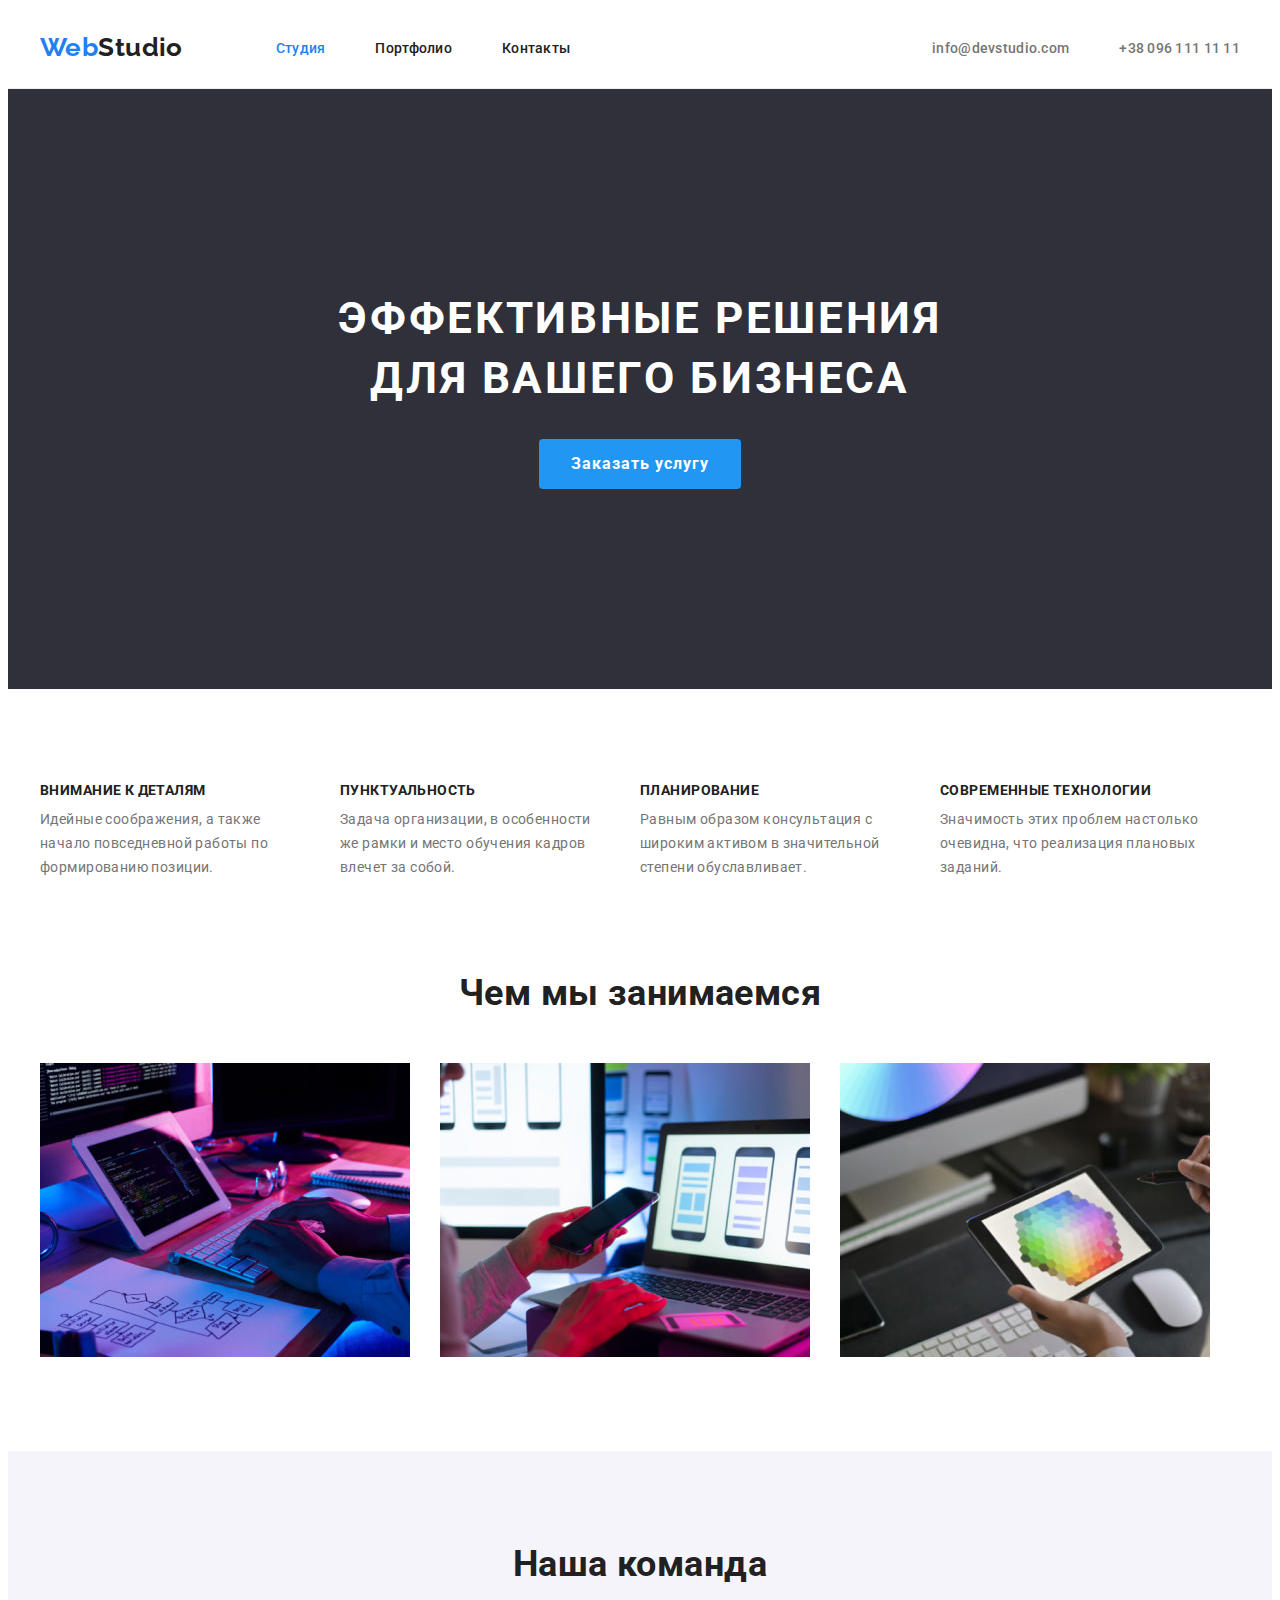
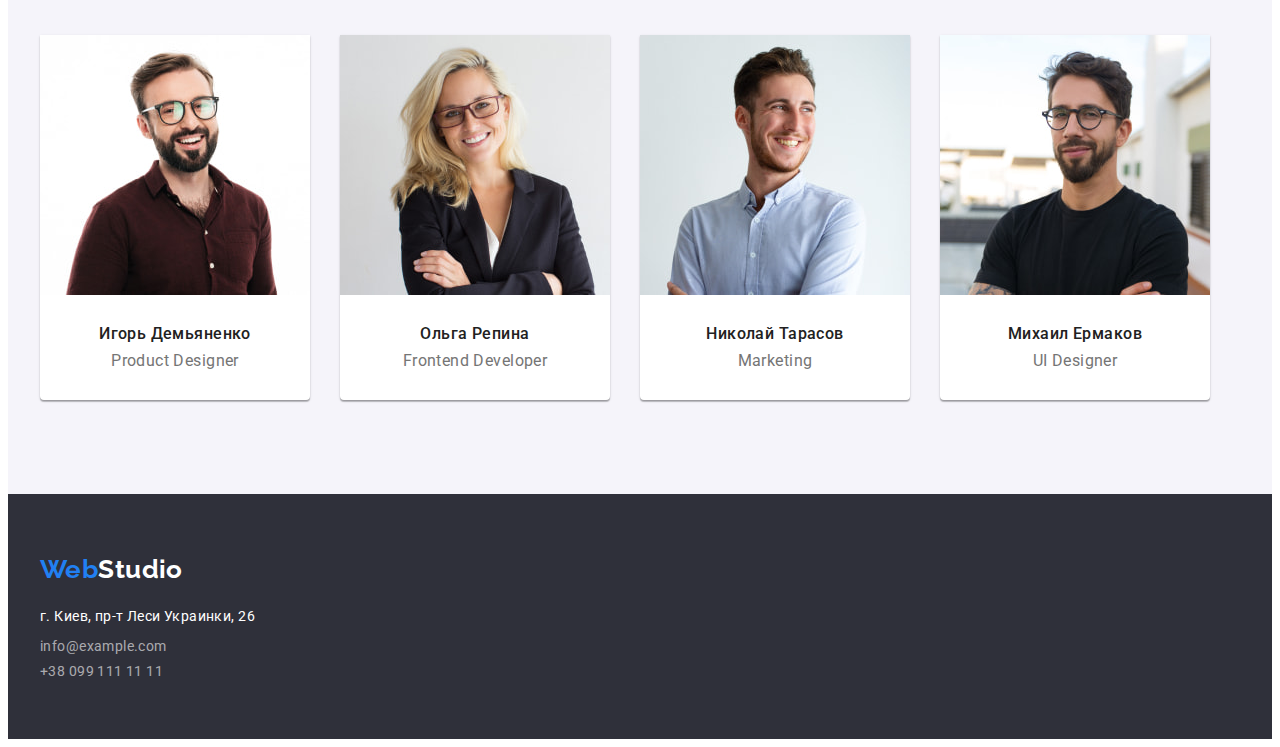
<file: index.html>
<!DOCTYPE html>
<html lang="en">
  <head>
    <meta charset="UTF-8" />
    <meta http-equiv="X-UA-Compatible" content="IE=edge" />
    <meta name="viewport" content="width=device-width, initial-scale=1.0" />
    <title>Studio</title>
    <!--Fonts starts-->
    <link rel="preconnect" href="https://fonts.googleapis.com" />
    <link rel="preconnect" href="https://fonts.gstatic.com" crossorigin />
    <link
      href="https://fonts.googleapis.com/css2?family=Raleway:wght@700&family=Roboto:wght@400;500;700;900&display=swap"
      rel="stylesheet"
    />
    <!--Fonts ends-->
    <!--Normalize starts-->
    <link
      rel="stylesheet"
      href="https://cdnjs.cloudflare.com/ajax/libs/modern-normalize/1.1.0/modern-normalize.min.css"
      integrity="sha512-wpPYUAdjBVSE4KJnH1VR1HeZfpl1ub8YT/NKx4PuQ5NmX2tKuGu6U/JRp5y+Y8XG2tV+wKQpNHVUX03MfMFn9Q=="
      crossorigin="anonymous"
      referrerpolicy="no-referrer"
    />
    <!--Normalize ends-->
    <link rel="stylesheet" href="./css/style.css" />
  </head>

  <body>
    <!--Header-->
    <header class="header">
      <div class="container header-container">
        <a class="site-logo link" href="./index.html"><span class="letter">Web</span>Studio</a>
        <nav class="header-nav">
          <ul class="header-list list">
            <li>
              <a class="header-link letter link" href="./index.html">Студия</a>
            </li>
            <li>
              <a class="header-link link" href="./portfolio.html">Портфолио</a>
            </li>
            <li>
              <a class="header-link link" href="#">Контакты</a>
            </li>
          </ul>
        </nav>
        <ul class="header-list list">
          <li>
            <a
              class="header-phone contacts-color header-phone-margin link"
              href="mailto:info@devstudio.com"
              >info@devstudio.com</a
            >
          </li>
          <li>
            <a class="header-e-mail contacts-color link" href="tel:+380961111111"
              >+38 096 111 11 11</a
            >
          </li>
        </ul>
      </div>
    </header>
    <!--Main-->
    <main>
      <section class="main">
        <div class="container">
          <h1 class="main-title">Эффективные решения для вашего бизнеса</h1>
          <button class="main-btn" type="button">Заказать услугу</button>
        </div>
      </section>
      <!--Peculiarities-->
      <section class="peculiarities section">
        <div class="container">
          <h2 class="hidden">Особенности нашей компании</h2>
          <ul class="list peculiarities-column">
            <li class="peculiarities-item-column">
              <h3 class="peculiarities-title">Внимание к деталям</h3>
              <p class="peculiarities-text">
                Идейные соображения, а также начало повседневной работы по формированию позиции.
              </p>
            </li>
            <li class="peculiarities-item-column">
              <h3 class="peculiarities-title">Пунктуальность</h3>
              <p class="peculiarities-text">
                Задача организации, в особенности же рамки и место обучения кадров влечет за собой.
              </p>
            </li>
            <li class="peculiarities-item-column">
              <h3 class="peculiarities-title">Планирование</h3>
              <p class="peculiarities-text">
                Равным образом консультация с широким активом в значительной степени обуславливает.
              </p>
            </li>
            <li class="peculiarities-item-column">
              <h3 class="peculiarities-title">Современные технологии</h3>
              <p class="peculiarities-text">
                Значимость этих проблем настолько очевидна, что реализация плановых заданий.
              </p>
            </li>
          </ul>
        </div>
      </section>
      <!--What we do-->
      <section class="what-we-do section">
        <div class="container">
          <h2 class="what-we-do-title">Чем мы занимаемся</h2>
          <ul class="what-we-do-list list">
            <li class="what-we-do-item link">
              <img
                class="what-we-do-img"
                src="./images/wwd/1.jpg"
                alt="Computer"
                width="370"
                height="294"
              />
            </li>
            <li class="what-we-do-item link">
              <img
                class="what-we-do-img"
                src="./images/wwd/2.jpg"
                alt="Phone"
                width="370"
                height="294"
              />
            </li>
            <li class="what-we-do-item link">
              <img
                class="what-we-do-img"
                src="./images/wwd/3.jpg"
                alt="Tablet"
                width="370"
                height="294"
              />
            </li>
          </ul>
        </div>
      </section>
      <!--Our team-->
      <section class="our-team section">
        <div class="container">
          <h2 class="our-team-title">Наша команда</h2>
          <ul class="our-team-list list">
            <li class="our-team-item link">
              <img
                class="our-team-img"
                src="./images/our-team/igor.jpg"
                alt="Игорь Демьяненко"
                width="270"
                height="260"
              />
              <div class="our-team-container">
                <h3 class="our-team-stuff">Игорь Демьяненко</h3>
                <p class="our-team-professions">Product Designer</p>
              </div>
            </li>
            <li class="our-team-item link">
              <img
                class="our-team-img"
                src="./images/our-team/olga.jpg"
                alt="Ольга Репина"
                width="270"
                height="260"
              />
              <div class="our-team-container">
                <h3 class="our-team-stuff">Ольга Репина</h3>
                <p class="our-team-professions">Frontend Developer</p>
              </div>
            </li>
            <li class="our-team-item link">
              <img
                class="our-team-img"
                src="./images/our-team/nikolai.jpg"
                alt="Николай Тарасов"
                width="270"
                height="260"
              />
              <div class="our-team-container">
                <h3 class="our-team-stuff">Николай Тарасов</h3>
                <p class="our-team-professions">Marketing</p>
              </div>
            </li>
            <li class="our-team-item link">
              <img
                class="our-team-img"
                src="./images/our-team/michail.jpg"
                alt="Михаил Ермаков"
                width="270"
                height="260"
              />
              <div class="our-team-container">
                <h3 class="our-team-stuff">Михаил Ермаков</h3>
                <p class="our-team-professions">UI Designer</p>
              </div>
            </li>
          </ul>
        </div>
      </section>
    </main>
    <!--Footer-->
    <footer class="footer">
      <div class="container">
        <a class="site-logo studio link" href="./index.html"
          ><span class="letter">Web</span>Studio
        </a>
        <address class="footer-address">
          <ul class="footer-list list">
            <li class="footer-item link">
              <a
                class="footer-comumnication footer-link link"
                href="https://goo.gl/maps/92d465dwehXUen789"
                target="_blank"
                rel="noopener noreferrer"
                >г. Киев, пр-т Леси Украинки, 26</a
              >
            </li>
            <li class="footer-item link">
              <a
                class="footer-communication footer-communication-color link"
                href="mailto:info@example.com"
                >info@example.com</a
              >
            </li>
            <li class="footer-item link">
              <a
                class="footer-communication footer-communication-color link"
                href="tel:+380991111111"
                >+38 099 111 11 11</a
              >
            </li>
          </ul>
        </address>
      </div>
    </footer>
  </body>
</html>
</file>
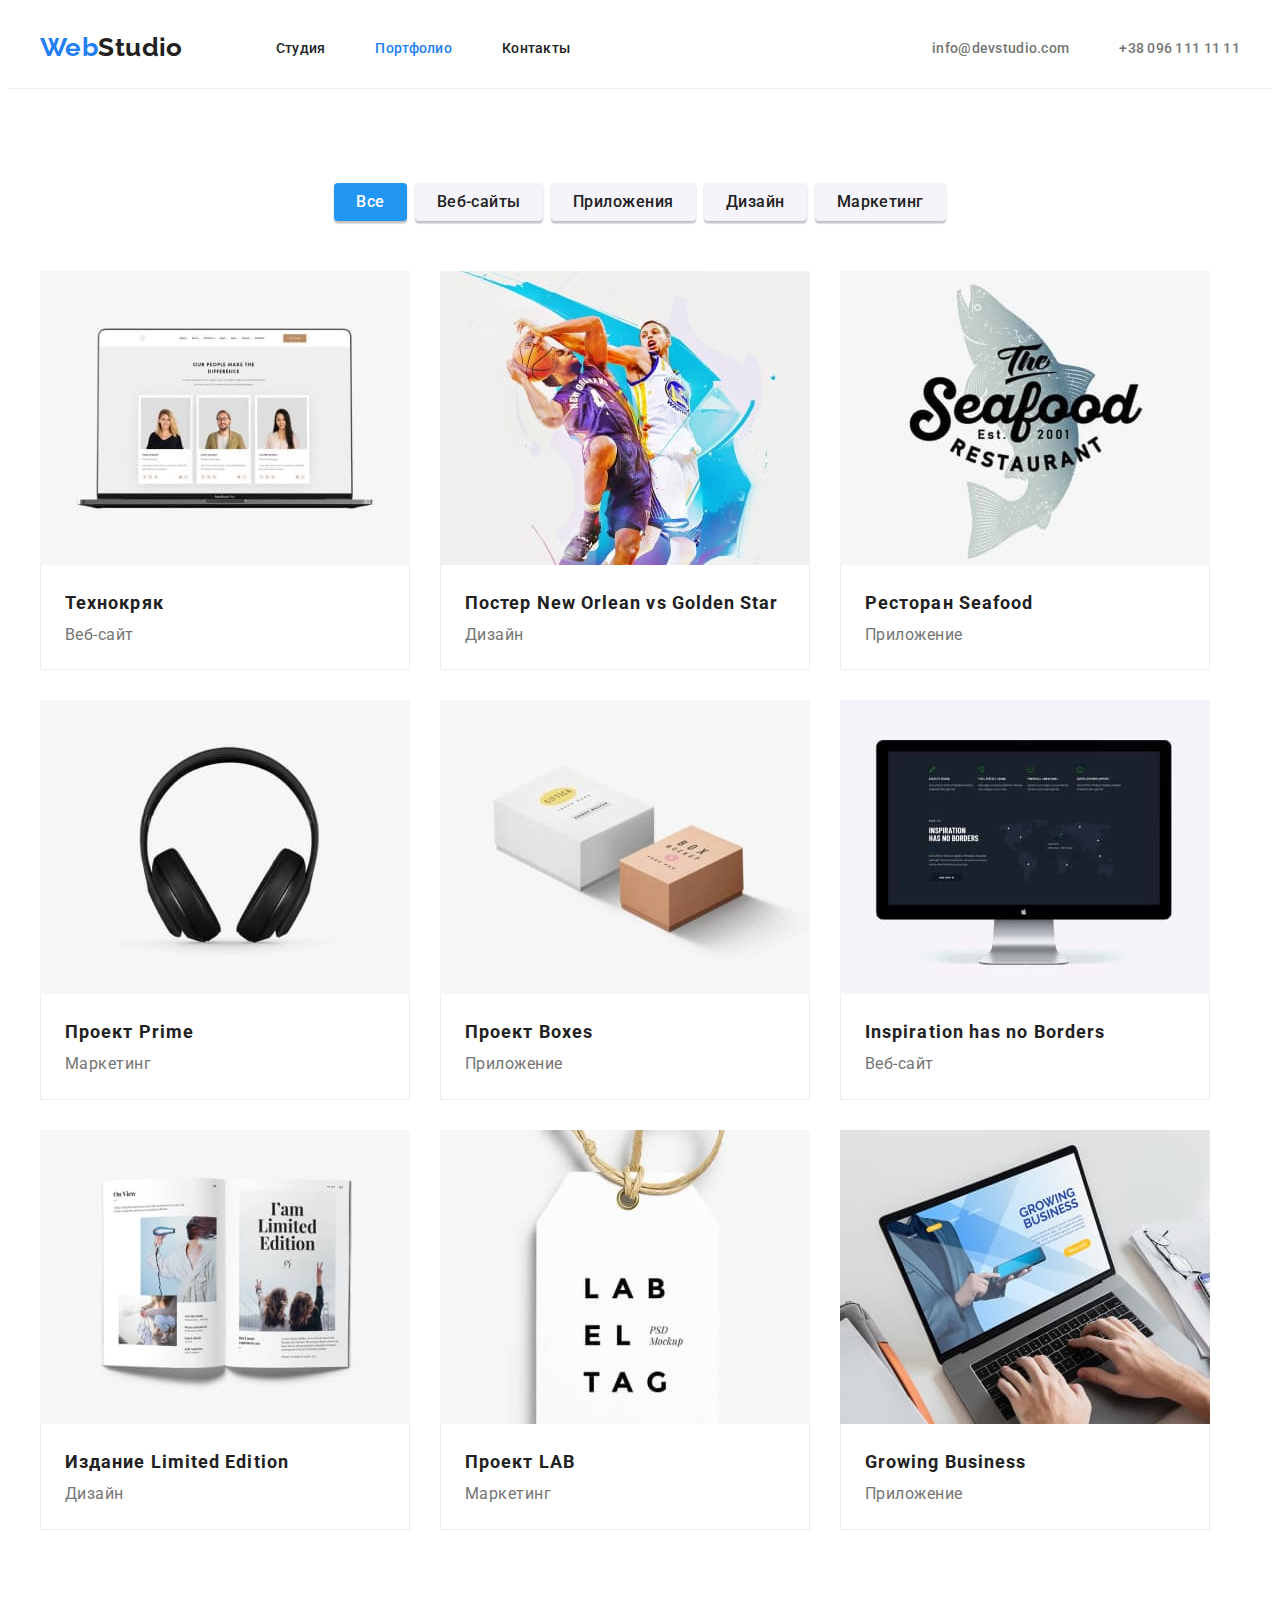
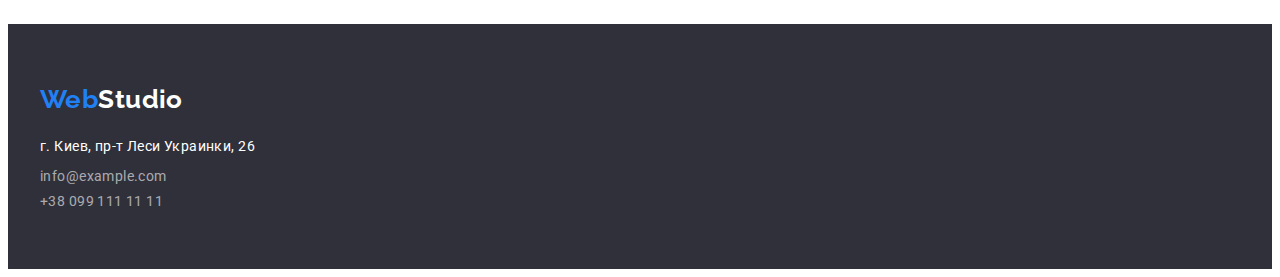
<file: portfolio.html>
<!DOCTYPE html>
<html lang="en">
  <head>
    <meta charset="UTF-8" />
    <meta http-equiv="X-UA-Compatible" content="IE=edge" />
    <meta name="viewport" content="width=device-width, initial-scale=1.0" />
    <title>Studio</title>
    <!--Fonts starts-->
    <link rel="preconnect" href="https://fonts.googleapis.com" />
    <link rel="preconnect" href="https://fonts.gstatic.com" crossorigin />
    <link
      href="https://fonts.googleapis.com/css2?family=Raleway:wght@700&family=Roboto:wght@400;500;700;900&display=swap"
      rel="stylesheet"
    />
    <!--Fonts ends-->
    <!--Normalize starts-->
    <link
      rel="stylesheet"
      href="https://cdnjs.cloudflare.com/ajax/libs/modern-normalize/1.1.0/modern-normalize.min.css"
      integrity="sha512-wpPYUAdjBVSE4KJnH1VR1HeZfpl1ub8YT/NKx4PuQ5NmX2tKuGu6U/JRp5y+Y8XG2tV+wKQpNHVUX03MfMFn9Q=="
      crossorigin="anonymous"
      referrerpolicy="no-referrer"
    />
    <!--Normalize ends-->
    <link rel="stylesheet" href="./css/style.css" />
  </head>
  <body>
    <!--Header-->
    <header class="header">
      <div class="container header-container">
        <a class="site-logo link" href="./index.html"><span class="letter">Web</span>Studio</a>
        <nav class="header-nav">
          <ul class="header-list list">
            <li class="header-item">
              <a class="header-link link" href="./index.html">Студия</a>
            </li>
            <li class="header-item">
              <a class="header-link letter link" href="./portfolio.html">Портфолио</a>
            </li>
            <li class="header-item">
              <a class="header-link link" href="#">Контакты</a>
            </li>
          </ul>
        </nav>
        <ul class="header-list list">
          <li>
            <a class="header-phone contacts-color link" href="mailto:info@devstudio.com"
              >info@devstudio.com</a
            >
          </li>
          <li>
            <a class="header-e-mail contacts-color link" href="tel:+380961111111"
              >+38 096 111 11 11</a
            >
          </li>
        </ul>
      </div>
    </header>
    <!--Main-->
    <main>
      <section class="portfolio section">
        <div class="container">
          <h1 class="visually-hidden">Portfolio</h1>
          <ul class="list portfolio-btn-list">
            <li class="portfolio-list-item">
              <button class="portfolio-btn portfolio-another-btn" type="button">Все</button>
            </li>
            <li class="portfolio-list-item">
              <button class="portfolio-btn" type="button">Веб-сайты</button>
            </li>
            <li class="portfolio-list-item">
              <button class="portfolio-btn" type="button">Приложения</button>
            </li>
            <li class="portfolio-list-item">
              <button class="portfolio-btn" type="button">Дизайн</button>
            </li>
            <li class="portfolio-list-item">
              <button class="portfolio-btn" type="button">Маркетинг</button>
            </li>
          </ul>
          <ul class="list portfolio-list">
            <li class="portfolio-item">
              <a class="link" href="#">
                <img
                  class="portfolio-img"
                  src="./images/portfolio/1.jpg"
                  alt="Веб-сайт Технокряк"
                  width="370"
                  height="294"
                />
                <div class="border-column portfolio-text-padding">
                  <h2 class="portfolio-title">Технокряк</h2>
                  <p class="portfolio-description">Веб-сайт</p>
                </div>
              </a>
            </li>
            <li class="portfolio-item">
              <a class="link" href="#">
                <img
                  class="portfolio-img"
                  src="./images/portfolio/2.jpg"
                  alt="Постер New Orlean vs Golden Star"
                  width="370"
                  height="294"
                />
                <div class="border-column portfolio-text-padding">
                  <h2 class="portfolio-title">Постер New Orlean vs Golden Star</h2>
                  <p class="portfolio-description">Дизайн</p>
                </div>
              </a>
            </li>
            <li class="portfolio-item">
              <a class="link" href="#">
                <img
                  class="portfolio-img"
                  src="./images/portfolio/3.jpg"
                  alt="Приложение Seafood"
                  width="370"
                  height="294"
                />
                <div class="border-column portfolio-text-padding">
                  <h2 class="portfolio-title">Ресторан Seafood</h2>
                  <p class="portfolio-description">Приложение</p>
                </div>
              </a>
            </li>
            <li class="portfolio-item">
              <a class="link" href="#">
                <img
                  class="portfolio-img"
                  src="./images/portfolio/4.jpg"
                  alt="Проект Prime"
                  width="370"
                  height="294"
                />
                <div class="border-column portfolio-text-padding">
                  <h2 class="portfolio-title">Проект Prime</h2>
                  <p class="portfolio-description">Маркетинг</p>
                </div>
              </a>
            </li>
            <li class="portfolio-item">
              <a class="link" href="#">
                <img
                  class="portfolio-img"
                  src="./images/portfolio/5.jpg"
                  alt="Приложение Boxes"
                  width="370"
                  height="294"
                />
                <div class="border-column portfolio-text-padding">
                  <h2 class="portfolio-title">Проект Boxes</h2>
                  <p class="portfolio-description">Приложение</p>
                </div>
              </a>
            </li>
            <li class="portfolio-item">
              <a class="link" href="#">
                <img
                  class="portfolio-img"
                  src="./images/portfolio/6.jpg"
                  alt="Веб-сайт Inspiration has no Borders"
                  width="370"
                  height="294"
                />
                <div class="border-column portfolio-text-padding">
                  <h2 class="portfolio-title">Inspiration has no Borders</h2>
                  <p class="portfolio-description">Веб-сайт</p>
                </div>
              </a>
            </li>
            <li class="portfolio-item">
              <a class="link" href="#">
                <img
                  class="portfolio-img"
                  src="./images/portfolio/7.jpg"
                  alt="Издание Limited Edition"
                  width="370"
                  height="294"
                />
                <div class="border-column portfolio-text-padding">
                  <h2 class="portfolio-title">Издание Limited Edition</h2>
                  <p class="portfolio-description">Дизайн</p>
                </div>
              </a>
            </li>
            <li class="portfolio-item">
              <a class="link" href="#">
                <img
                  class="portfolio-img"
                  src="./images/portfolio/8.jpg"
                  alt="Проект LAB"
                  width="370"
                  height="294"
                />
                <div class="border-column portfolio-text-padding">
                  <h2 class="portfolio-title">Проект LAB</h2>
                  <p class="portfolio-description">Маркетинг</p>
                </div>
              </a>
            </li>
            <li class="portfolio-item">
              <a class="link" href="#">
                <img
                  class="portfolio-img"
                  src="./images/portfolio/9.jpg"
                  alt="Приложение Проект LAB"
                  width="370"
                  height="294"
                />
                <div class="border-column portfolio-text-padding">
                  <h2 class="portfolio-title">Growing Business</h2>
                  <p class="portfolio-description">Приложение</p>
                </div>
              </a>
            </li>
          </ul>
        </div>
      </section>
    </main>
    <!--Footer-->
    <footer class="footer">
      <div class="container">
        <a class="site-logo studio link" href="./index.html"
          ><span class="letter">Web</span>Studio
        </a>
        <address class="footer-address">
          <ul class="footer-list list">
            <li class="footer-item link">
              <a
                class="footer-comumnication footer-link link"
                href="https://goo.gl/maps/92d465dwehXUen789"
                target="_blank"
                rel="noopener noreferrer"
                >г. Киев, пр-т Леси Украинки, 26</a
              >
            </li>
            <li class="footer-item link">
              <a
                class="footer-communication footer-communication-color link"
                href="mailto:info@example.com"
                >info@example.com</a
              >
            </li>
            <li class="footer-item link">
              <a
                class="footer-communication footer-communication-color link"
                href="tel:+380991111111"
                >+38 099 111 11 11</a
              >
            </li>
          </ul>
        </address>
      </div>
    </footer>
  </body>
</html>
</file>
<file: css/style.css>
:root {
  /* fonts */
  --main-font: 'Roboto', sans-serif;
  --secondary-font: 'Raleway', sans-serif;

  /* text colors */
  --main-txt-cl: #212121;
  --accent-txt-cl: #2196f3;
  --btn-txt-cl: #ffffff;

  /* bg colors */
  --grey-bg-cl: #f5f4fa;
  --white-bg-cl: #ffffff;
  --black-bg-cl: #2f303a;

  /* others */
  --border: 1px solid #eeeeee;
  --background-color: #f5f4fa;
  --border-radius: 4px;
  --padding: 20px 24px;
}

body {
  font-family: var(--main-font);
  color: var(--main-txt-cl);
  background-color: var(--white-bg-cl);
  font-size: 14px;
  letter-spacing: 0.03em;
}

.hidden,
.visually-hidden {
  position: absolute;
  width: 1px;
  height: 1px;
  margin: -1px;
  border: 0;
  padding: 0;

  white-space: nowrap;
  clip-path: inset(100%);
  clip: rect(0 0 0 0);
  overflow: hidden;
}

/*Reset styles*/

h1,
h2,
h3,
h4,
h5,
h6,
p {
  margin: 0;
}

img {
  display: block;
  max-width: 100%;
  height: auto;
}

address {
  font-style: normal;
}

.section {
  padding: 94px 0;
}

.list {
  list-style: none;
  padding: 0;
  margin: 0;
}

.link {
  text-decoration: none;
  color: currentColor;
}

/*Base styles*/

.letter {
  color: #2180f3;
}

/*Header*/

.header {
  border-bottom: var(--border);
}

.header-container {
  height: 80px;
  display: flex;
  align-items: center;
}

.header-nav {
  margin-right: auto;
}

.header-list {
  display: flex;
  gap: 50px;
}

.site-logo {
  font-family: var(--secondary-font);
  font-weight: 700;
  font-size: 26px;
  line-height: 1.2;
  margin-right: 93px;
}

.header-phone,
.header-e-mail,
.header-link {
  font-weight: 500;
  font-size: 14px;
  line-height: 1.1;
  letter-spacing: 0.02em;
  padding-top: 32px;
  padding-bottom: 32px;
}

.contacts-color {
  color: #757575;
}

.header-link:hover,
.header-link:focus,
.header-phone:hover,
.header-phone:focus,
.header-e-mail:hover,
.header-e-mail:focus {
  color: var(--accent-txt-cl);
}

.header-link:current {
  color: var(--accent-txt-cl);
}

.container {
  width: 1200px;
  margin: 0 auto;
  padding: 0 15px;
}

.studio {
  color: #ffffff;
}

/*Main*/

.main {
  background-color: var(--black-bg-cl);
  padding: 200px 0;
}

.main-title {
  width: 696px;
  margin: 0 auto;
  font-size: 44px;
  line-height: 1.36;
  letter-spacing: 0.06em;
  text-align: center;
  color: var(--btn-txt-cl);
  text-transform: uppercase;
}

.main-btn {
  padding: 10px 32px;
  font-family: var(--main-font);
  font-weight: 700;
  font-size: 16px;
  line-height: 1.88;
  display: flex;
  border: none;
  border-radius: 4px;
  margin: 0 auto;
  margin-top: 30px;
  text-align: center;
  letter-spacing: 0.06em;
  cursor: pointer;
  background-color: var(--accent-txt-cl);
  color: #ffffff;
}

.main-btn:hover,
.main-btn:focus {
  color: var(--btn-txt-cl);
  background-color: #0d6ee6;
}

/*Peculiarities*/

.peculiarities-column {
  display: flex;
  gap: 30px;
}

.peculiarities-item-column {
  width: 270px;
}

.peculiarities-title {
  margin-bottom: 10px;
  font-weight: 700;
  font-size: 14px;
  line-height: 1.1;
  text-transform: uppercase;
}

.peculiarities-text {
  font-size: 14px;
  line-height: 1.7;
  color: #757575;
}

/*What we do*/

.what-we-do {
  padding-top: 0;
}

.what-we-do-title {
  text-align: center;
  font-size: 36px;
  line-height: 1.1;
}

.what-we-do-list {
  margin-top: 50px;
  display: flex;
  gap: 30px;
}

/*Our Team*/

.our-team {
  background-color: var(--grey-bg-cl);
}

.our-team-title {
  text-align: center;
  font-size: 36px;
  line-height: 1.1;
}

.our-team-list {
  margin-top: 50px;
  display: flex;
  gap: 30px;
}

.our-team-stuff {
  margin-bottom: 10px;
  text-align: center;
  font-weight: 500;
  font-size: 16px;
  line-height: 1.1;
}

.our-team-professions {
  text-align: center;
  font-size: 16px;
  line-height: 1.1;
  color: #757575;
}

.our-team-item {
  background-color: #ffffff;
  box-shadow: 0px 1px 3px rgba(0, 0, 0, 0.12), 0px 1px 1px rgba(0, 0, 0, 0.14),
    0px 2px 1px rgba(0, 0, 0, 0.2);
  border-radius: 0px 0px 4px 4px;
}

.our-team-container {
  padding: 30px 0;
}

/*Footer*/

.footer {
  padding: 60px 0;
  background-color: var(--black-bg-cl);
}

.footer-address {
  font-style: normal;
  margin-top: 20px;
}

.footer-item:not(:last-child) {
  margin-bottom: 9px;
}

.footer-link {
  font-weight: 400;
  font-size: 14px;
  line-height: 1.7;
  color: #ffffff;
}

.footer-counication {
  font-weight: 400;
  font-size: 14px;
  line-height: 1.7;
}

.footer-communication-color {
  color: rgba(255, 255, 255, 0.6);
}

.footer-link:hover,
.footer-link:focus,
.footer-communication:hover,
.footer-communication:focus {
  color: var(--accent-txt-cl);
}

/*Portfolio*/
.portfolio-btn-list {
  justify-content: center;
  display: flex;
  gap: 8px;
}

.portfolio-btn {
  display: flex;
  padding: 6px 22px;
  box-shadow: 0px 3px 1px rgba(0, 0, 0, 0.1), 0px 1px 2px rgba(0, 0, 0, 0.08),
    0px 2px 2px rgba(0, 0, 0, 0.12);
  border: none;
  background-color: var(--background-color);
  border-radius: var(--border-radius);
  font-family: var(--main-font);
  text-align: center;
  font-weight: 500;
  font-size: 16px;
  line-height: 1.6;
  letter-spacing: 0.03em;
  cursor: pointer;
  color: #212121;
}

.portfolio-btn:hover,
.portfolio-btn:focus {
  background-color: var(--accent-txt-cl);
  color: #ffffff;
}

.portfolio-another-btn {
  color: #ffffff;
  background-color: var(--accent-txt-cl);
}

.portfolio-list {
  display: flex;
  flex-wrap: wrap;
  gap: 30px;
  margin-top: 50px;
}

.border-column {
  padding: var(--padding);
  border: var(--border);
  border-top: none;
}

.portfolio-title {
  font-weight: 700;
  font-size: 18px;
  line-height: 2;
  letter-spacing: 0.06em;
}

.portfolio-description {
  font-size: 16px;
  line-height: 1.8;
  letter-spacing: 0.03em;
  color: #757575;
}
</file>
